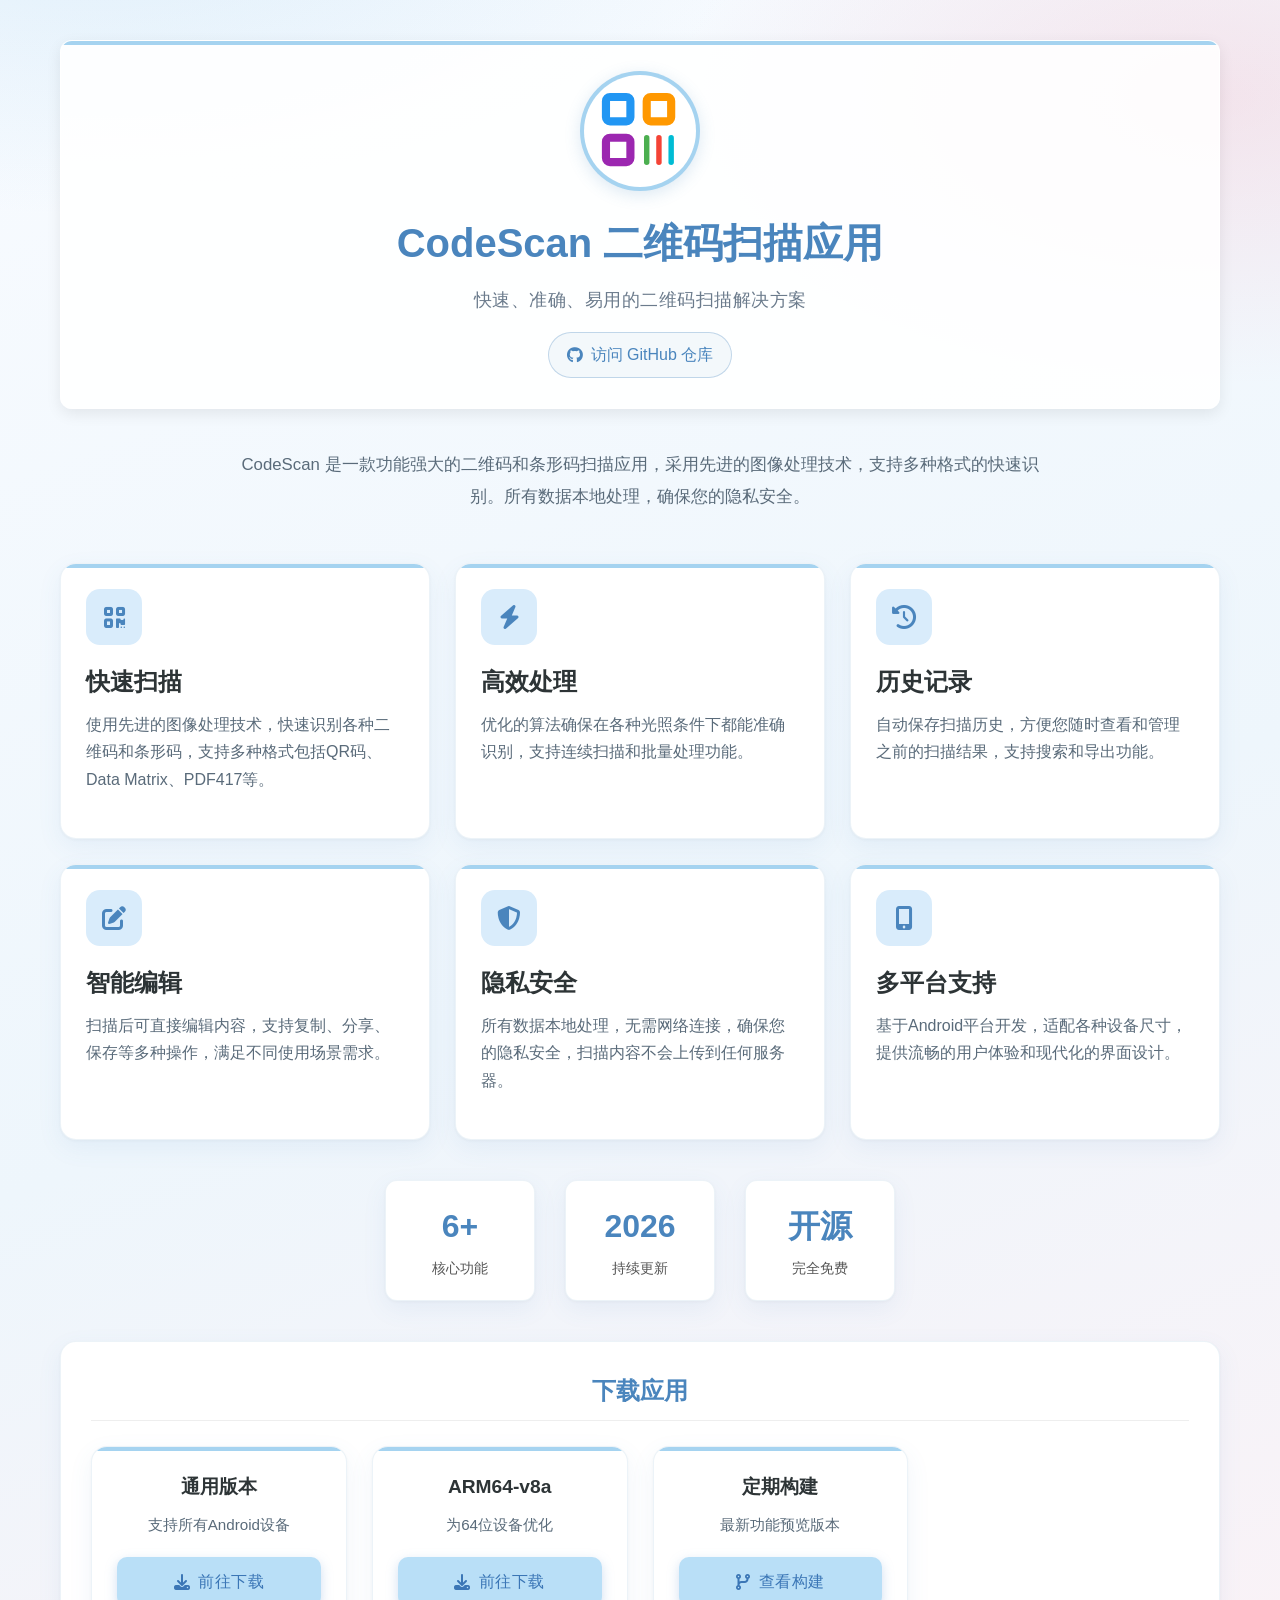
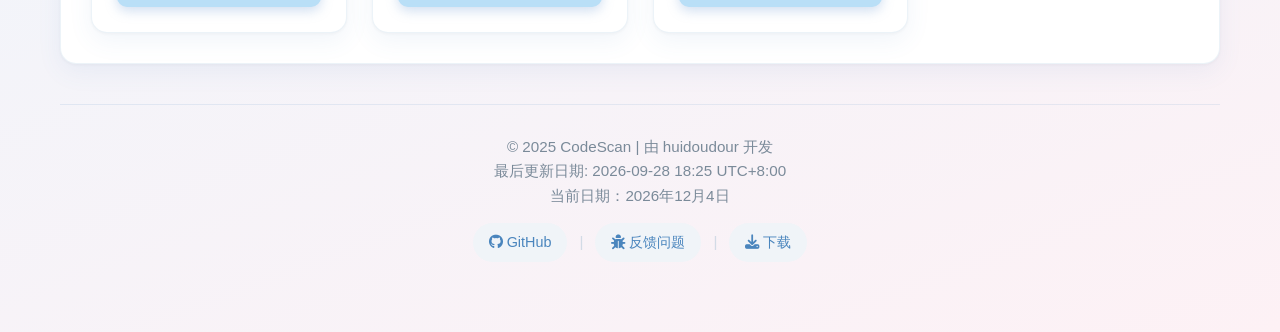
<file: index.html>
<!DOCTYPE html>
<html lang="zh-CN">
<head>
    <meta charset="UTF-8">
    <meta name="viewport" content="width=device-width, initial-scale=1.0">
    <meta http-equiv="Cache-Control" content="no-cache, no-store, must-revalidate">
    <meta http-equiv="Pragma" content="no-cache">
    <meta http-equiv="Expires" content="0">
    <title>CodeScan - 二维码扫描应用</title>
    <link rel="icon" type="image/svg+xml" href="ic_colorful.svg">
    <link rel="alternate icon" type="image/png" href="ic_launcher_transparent.png">
    <link rel="preconnect" href="https://cdnjs.cloudflare.com" crossorigin>
    <link rel="stylesheet" href="https://cdnjs.cloudflare.com/ajax/libs/font-awesome/6.4.0/css/all.min.css">
    <link rel="stylesheet" href="./css/style.css?v=20260928">
</head>
<body>
    <div class="container">
        <header>
            <div class="app-icon">
                <img src="ic_colorful.svg" alt="CodeScan Icon" onerror="this.src='./ic_normal.svg'; this.onerror=null;">
            </div>
            <h1>CodeScan 二维码扫描应用</h1>
            <p class="subtitle">快速、准确、易用的二维码扫描解决方案</p>
            <a href="https://github.com/huidoudour/CodeScan" target="_blank" class="github-link">
                <i class="fab fa-github"></i> 访问 GitHub 仓库
            </a>
        </header>

        <section class="intro">
            <p>CodeScan 是一款功能强大的二维码和条形码扫描应用，采用先进的图像处理技术，支持多种格式的快速识别。所有数据本地处理，确保您的隐私安全。</p>
        </section>

        <div class="features-grid">
            <div class="feature-card">
                <div class="feature-icon">
                    <i class="fas fa-qrcode"></i>
                </div>
                <h3 class="feature-title">快速扫描</h3>
                <p class="feature-desc">使用先进的图像处理技术，快速识别各种二维码和条形码，支持多种格式包括QR码、Data Matrix、PDF417等。</p>
            </div>

            <div class="feature-card">
                <div class="feature-icon">
                    <i class="fas fa-bolt"></i>
                </div>
                <h3 class="feature-title">高效处理</h3>
                <p class="feature-desc">优化的算法确保在各种光照条件下都能准确识别，支持连续扫描和批量处理功能。</p>
            </div>

            <div class="feature-card">
                <div class="feature-icon">
                    <i class="fas fa-history"></i>
                </div>
                <h3 class="feature-title">历史记录</h3>
                <p class="feature-desc">自动保存扫描历史，方便您随时查看和管理之前的扫描结果，支持搜索和导出功能。</p>
            </div>

            <div class="feature-card">
                <div class="feature-icon">
                    <i class="fas fa-edit"></i>
                </div>
                <h3 class="feature-title">智能编辑</h3>
                <p class="feature-desc">扫描后可直接编辑内容，支持复制、分享、保存等多种操作，满足不同使用场景需求。</p>
            </div>

            <div class="feature-card">
                <div class="feature-icon">
                    <i class="fas fa-shield-alt"></i>
                </div>
                <h3 class="feature-title">隐私安全</h3>
                <p class="feature-desc">所有数据本地处理，无需网络连接，确保您的隐私安全，扫描内容不会上传到任何服务器。</p>
            </div>

            <div class="feature-card">
                <div class="feature-icon">
                    <i class="fas fa-mobile-alt"></i>
                </div>
                <h3 class="feature-title">多平台支持</h3>
                <p class="feature-desc">基于Android平台开发，适配各种设备尺寸，提供流畅的用户体验和现代化的界面设计。</p>
            </div>
        </div>

        <div class="stats">
            <div class="stat-item">
                <div class="stat-number">6+</div>
                <div class="stat-label">核心功能</div>
            </div>
            <div class="stat-item">
                <div class="stat-number">2026</div>
                <div class="stat-label">持续更新</div>
            </div>
            <div class="stat-item">
                <div class="stat-number">开源</div>
                <div class="stat-label">完全免费</div>
            </div>
        </div>

        <section class="download-section">
            <h2>下载应用</h2>
            <div class="download-options">
                <div class="download-option">
                    <h4>通用版本</h4>
                    <p>支持所有Android设备</p>
                    <a href="https://github.com/huidoudour/CodeScan/releases" target="_blank" class="repo-link">
                        <i class="fas fa-download"></i> 前往下载
                    </a>
                </div>
                <div class="download-option">
                    <h4>ARM64-v8a</h4>
                    <p>为64位设备优化</p>
                    <a href="https://github.com/huidoudour/CodeScan/releases" target="_blank" class="repo-link">
                        <i class="fas fa-download"></i> 前往下载
                    </a>
                </div>
                <div class="download-option">
                    <h4>定期构建</h4>
                    <p>最新功能预览版本</p>
                    <a href="https://github.com/huidoudour/CodeScan/actions" target="_blank" class="repo-link">
                        <i class="fas fa-code-branch"></i> 查看构建
                    </a>
                </div>
            </div>
        </section>

        <footer>
            <p>© 2025 CodeScan | 由 huidoudour 开发</p>
            <p>最后更新日期: 2026-09-28 18:25 UTC+8:00</p>
            <p>当前日期：<span id="currentDate"></span></p>
            <div class="footer-links">
                <a href="https://github.com/huidoudour" class="footer-link" target="_blank">
                    <i class="fab fa-github"></i> GitHub
                </a>
                <span class="link-separator">|</span>
                <a href="https://github.com/huidoudour/CodeScan/issues" class="footer-link" target="_blank">
                    <i class="fas fa-bug"></i> 反馈问题
                </a>
                <span class="link-separator">|</span>
                <a href="https://github.com/huidoudour/CodeScan/releases" class="footer-link" target="_blank">
                    <i class="fas fa-download"></i> 下载
                </a>
            </div>
        </footer>
    </div>

    <script src="./js/main.js"></script>
</body>
</html>
</file>
<file: css/style.css>
/* CodeScan 项目页面样式 - 基于 huidoudour.github.io 设计风格 */
* {
    margin: 0;
    padding: 0;
    box-sizing: border-box;
    font-family: 'Segoe UI', 'Microsoft YaHei', sans-serif;
}

:root {
    --primary-color: #4a85bd;
    --secondary-color: #e28aa6;
    --accent-color: #f2b3c3;
    --dark-color: #2d3436;
    --light-color: #f5f6fa;
    --glass-color: rgba(255, 255, 255, 0.15);
    --text-color: #2d3436;
    --text-light: #636e72;
    --card-bg: #ffffff;
    --shadow: 0 5px 15px rgba(0, 0, 0, 0.08);
    --transition: all 0.3s ease;
}

body {
    font-family: 'Poppins', 'Segoe UI', 'Microsoft YaHei', sans-serif;
    background:
        radial-gradient(1100px 520px at 8% -5%, rgba(165, 211, 240, 0.30), transparent 60%),
        radial-gradient(900px 480px at 95% 5%, rgba(242, 179, 195, 0.30), transparent 60%),
        linear-gradient(160deg, #f8fbff 0%, #eef6fc 50%, #fdf1f5 100%);
    background:
        -webkit-radial-gradient(1100px 520px at 8% -5%, rgba(165, 211, 240, 0.30), transparent 60%),
        -webkit-radial-gradient(900px 480px at 95% 5%, rgba(242, 179, 195, 0.30), transparent 60%),
        -webkit-linear-gradient(160deg, #f8fbff 0%, #eef6fc 50%, #fdf1f5 100%);
    color: var(--text-color);
    line-height: 1.6;
    min-height: 100vh;
    padding: 20px;
    position: relative;
    overflow-x: hidden;
}

.container {
    max-width: 1200px;
    margin: 0 auto;
    padding: 20px;
}

header {
    text-align: center;
    margin-bottom: 40px;
    padding: 30px 20px;
    border-radius: 12px;
    background: rgba(255, 255, 255, 0.88);
    border: 1px solid rgba(255, 255, 255, 0.95);
    color: var(--dark-color);
    box-shadow: var(--shadow);
    position: relative;
    overflow: hidden;
}

header::before {
    content: "";
    position: absolute;
    top: 0;
    left: 0;
    right: 0;
    height: 4px;
    background: #a5d3f0;
}

.app-icon {
    width: 120px;
    height: 120px;
    border-radius: 50%;
    border: 4px solid transparent;
    background: linear-gradient(#fff, #fff) padding-box,
                #a5d3f0 border-box;
    margin: 0 auto 20px;
    display: flex;
    align-items: center;
    justify-content: center;
    box-shadow: 0 4px 16px rgba(74, 133, 189, 0.18);
    overflow: hidden;
}

.app-icon img {
    width: 100%;
    height: 100%;
    border-radius: 50%;
    object-fit: cover;
    transform: scale(1.35);
    -webkit-transform: scale(1.35);
}

.app-icon i {
    font-size: 60px;
    color: #2c3e50;
}

h1 {
    font-size: 2.5rem;
    margin-bottom: 10px;
    font-weight: 700;
    color: #4a85bd;
}

.subtitle {
    font-size: 1.15rem;
    max-width: 600px;
    margin: 0 auto;
    color: #6b7b8c;
    letter-spacing: 0.5px;
}

.github-link {
    display: inline-flex;
    align-items: center;
    gap: 8px;
    margin-top: 18px;
    color: #4a85bd;
    text-decoration: none;
    background: rgba(74, 133, 189, 0.06);
    padding: 9px 18px;
    border-radius: 30px;
    transition: var(--transition);
    border: 1px solid rgba(74, 133, 189, 0.3);
    font-weight: 500;
}

.github-link:hover {
    background: rgba(74, 133, 189, 0.12);
    transform: translateY(-2px);
    box-shadow: 0 5px 15px rgba(74, 133, 189, 0.15);
    color: #3a6fa5;
}

.intro {
    text-align: center;
    max-width: 800px;
    margin: 0 auto 50px;
    font-size: 1.05rem;
    color: #5a6b7a;
    line-height: 1.9;
    font-weight: 400;
}

.features-grid {
    display: grid;
    grid-template-columns: repeat(auto-fill, minmax(320px, 1fr));
    gap: 25px;
    margin-bottom: 40px;
}

.feature-card {
    background: #ffffff;
    border: 1px solid rgba(74, 133, 189, 0.1);
    border-radius: 16px;
    padding: 25px;
    box-shadow: 0 1px 3px rgba(45, 52, 54, 0.04), 0 8px 24px rgba(74, 133, 189, 0.08);
    transition: var(--transition);
    display: flex;
    flex-direction: column;
    height: 100%;
    position: relative;
    overflow: hidden;
    user-select: none;
    -webkit-user-select: none;
    -moz-user-select: none;
    -ms-user-select: none;
}

.feature-card::after {
    content: "";
    position: absolute;
    top: 0;
    left: 0;
    width: 100%;
    height: 4px;
    background: #a5d3f0;
    z-index: 1;
}

.feature-card:hover {
    transform: translateY(-6px);
    box-shadow: 0 10px 30px rgba(74, 133, 189, 0.15);
    border-color: rgba(74, 133, 189, 0.25);
}

.feature-icon {
    width: 56px;
    height: 56px;
    display: flex;
    align-items: center;
    justify-content: center;
    border-radius: 14px;
    background: #d9ecfb;
    color: #4a85bd;
    font-size: 1.5rem;
    margin-bottom: 18px;
    position: relative;
    z-index: 1;
}

.feature-title {
    font-size: 1.5rem;
    font-weight: 600;
    margin-bottom: 10px;
    color: #2d3436;
    position: relative;
    z-index: 1;
    transition: color 0.3s ease;
    display: flex;
    align-items: center;
    flex-wrap: wrap;
    gap: 8px;
}

.feature-card:hover .feature-title {
    color: var(--primary-color);
}

.feature-desc {
    color: #5a6b7a;
    margin-bottom: 20px;
    flex-grow: 1;
    line-height: 1.7;
    position: relative;
    z-index: 1;
    font-weight: 400;
}

.repo-link {
    display: inline-flex;
    align-items: center;
    justify-content: center;
    gap: 8px;
    background: #b9dff7;
    color: #3b76b6;
    text-decoration: none;
    padding: 12px 20px;
    border-radius: 10px;
    font-weight: 500;
    letter-spacing: 0.5px;
    transition: var(--transition);
    width: 100%;
    text-align: center;
    margin-top: auto;
    position: relative;
    z-index: 1;
    box-shadow: 0 4px 12px rgba(122, 162, 216, 0.35);
}

.repo-link:hover {
    background: #9ed2f2;
    color: #2d6098;
    transform: translateY(-2px);
    box-shadow: 0 6px 18px rgba(122, 162, 216, 0.45);
}

.download-section {
    padding: 30px;
    margin: 40px 0;
    background: #ffffff;
    border: 1px solid rgba(74, 133, 189, 0.1);
    border-radius: 16px;
    box-shadow: 0 1px 3px rgba(45, 52, 54, 0.04), 0 8px 24px rgba(74, 133, 189, 0.08);
}

.download-section h2 {
    text-align: center;
    font-size: 1.5rem;
    font-weight: 600;
    color: #4a85bd;
    margin-bottom: 25px;
    padding-bottom: 10px;
    border-bottom: 1px solid #eee;
}

.download-options {
    display: grid;
    grid-template-columns: repeat(auto-fill, minmax(240px, 1fr));
    gap: 25px;
}

.download-option {
    background: #ffffff;
    border: 1px solid rgba(74, 133, 189, 0.1);
    border-radius: 16px;
    padding: 25px;
    box-shadow: 0 1px 3px rgba(45, 52, 54, 0.04), 0 8px 24px rgba(74, 133, 189, 0.08);
    transition: var(--transition);
    text-align: center;
    display: flex;
    flex-direction: column;
    position: relative;
    overflow: hidden;
}

.download-option::after {
    content: "";
    position: absolute;
    top: 0;
    left: 0;
    width: 100%;
    height: 4px;
    background: #a5d3f0;
    z-index: 1;
}

.download-option:hover {
    transform: translateY(-6px);
    box-shadow: 0 10px 30px rgba(74, 133, 189, 0.15);
    border-color: rgba(74, 133, 189, 0.25);
}

.download-option h4 {
    font-size: 1.2rem;
    font-weight: 600;
    margin-bottom: 10px;
    color: #2d3436;
    position: relative;
    z-index: 1;
}

.download-option p {
    color: #5a6b7a;
    font-size: 0.95rem;
    margin-bottom: 20px;
    flex-grow: 1;
    position: relative;
    z-index: 1;
}

.stats {
    display: flex;
    justify-content: center;
    gap: 30px;
    margin-top: 20px;
    flex-wrap: wrap;
}

.stat-item {
    background: #ffffff;
    border: 1px solid rgba(74, 133, 189, 0.1);
    padding: 20px 30px;
    border-radius: 12px;
    box-shadow: 0 1px 3px rgba(45, 52, 54, 0.04), 0 8px 24px rgba(74, 133, 189, 0.08);
    min-width: 150px;
    text-align: center;
    transition: var(--transition);
    user-select: none;
    -webkit-user-select: none;
    -moz-user-select: none;
    -ms-user-select: none;
}

.stat-item:hover {
    transform: translateY(-4px);
    box-shadow: 0 12px 32px rgba(74, 133, 189, 0.18);
    border-color: rgba(74, 133, 189, 0.25);
}

.stat-number {
    font-size: 2rem;
    font-weight: 700;
    color: var(--primary-color);
    display: block;
}

.stat-label {
    font-size: 0.9rem;
    color: #555;
    margin-top: 5px;
    display: block;
    font-weight: 500;
}

footer {
    text-align: center;
    padding: 30px;
    margin-top: 40px;
    color: #7a8a99;
    border-top: 1px solid rgba(74, 133, 189, 0.12);
    font-size: 0.95rem;
}

.footer-links {
    display: flex;
    justify-content: center;
    align-items: center;
    gap: 12px;
    margin-top: 15px;
    flex-wrap: wrap;
}

.footer-link {
    display: inline-block;
    background: #f0f4f8;
    padding: 8px 16px;
    border-radius: 20px;
    text-decoration: none;
    color: #4a85bd;
    font-size: 0.9rem;
    font-weight: 500;
    transition: var(--transition);
}

.footer-link:hover {
    background: #4a85bd;
    color: white;
    transform: translateY(-2px);
}

.link-separator {
    color: #c9d6e2;
    opacity: 0.8;
}

@media (max-width: 768px) {
    .features-grid {
        grid-template-columns: 1fr;
    }

    h1 {
        font-size: 2rem;
    }

    header {
        padding: 20px 15px;
    }

    .stats {
        flex-direction: column;
        align-items: center;
        gap: 15px;
    }

    .stat-item {
        width: 100%;
        max-width: 250px;
    }

    .app-icon {
        width: 100px;
        height: 100px;
    }

    .app-icon i {
        font-size: 45px;
    }

    .download-options {
        grid-template-columns: 1fr;
    }

    .download-section {
        padding: 20px;
    }

    .footer-links {
        flex-direction: column;
        gap: 10px;
    }

    .link-separator {
        display: none;
    }
}

/* 滚动条样式 */
::-webkit-scrollbar {
    width: 8px;
}

::-webkit-scrollbar-track {
    background: #f1f1f1;
}

::-webkit-scrollbar-thumb {
    background: #a5d3f0;
    border-radius: 4px;
}

::-webkit-scrollbar-thumb:hover {
    background: #8ec0e8;
}

/* 返回顶部按钮 */
.back-to-top {
    position: fixed;
    bottom: 30px;
    right: 30px;
    width: 50px;
    height: 50px;
    background: #b9dff7;
    color: #3b76b6;
    border-radius: 50%;
    display: flex;
    align-items: center;
    justify-content: center;
    cursor: pointer;
    opacity: 0;
    transform: translateY(20px);
    transition: var(--transition);
    z-index: 1000;
    box-shadow: 0 4px 10px rgba(0, 0, 0, 0.2);
}

.back-to-top.show {
    opacity: 1;
    transform: translateY(0);
}

.back-to-top:hover {
    background: #9ed2f2;
    color: #2d6098;
    transform: translateY(-2px);
}
</file>
